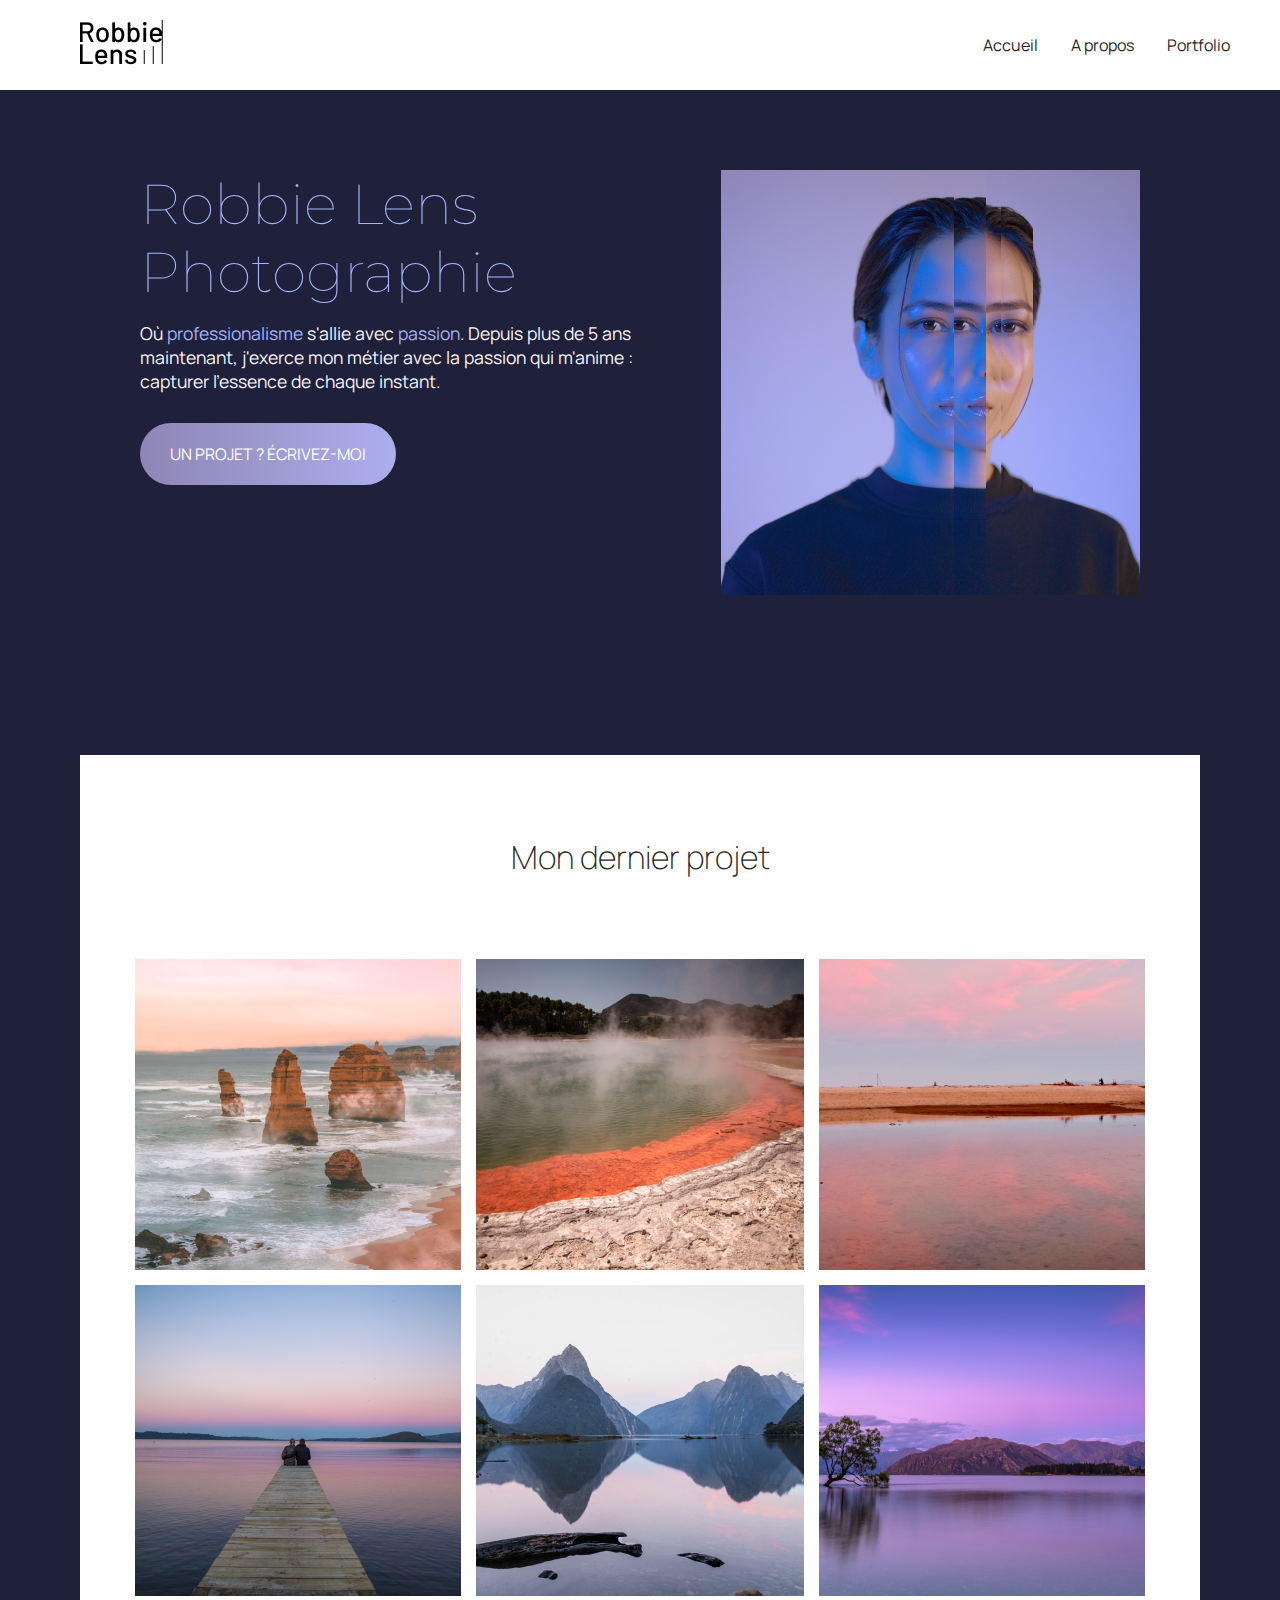
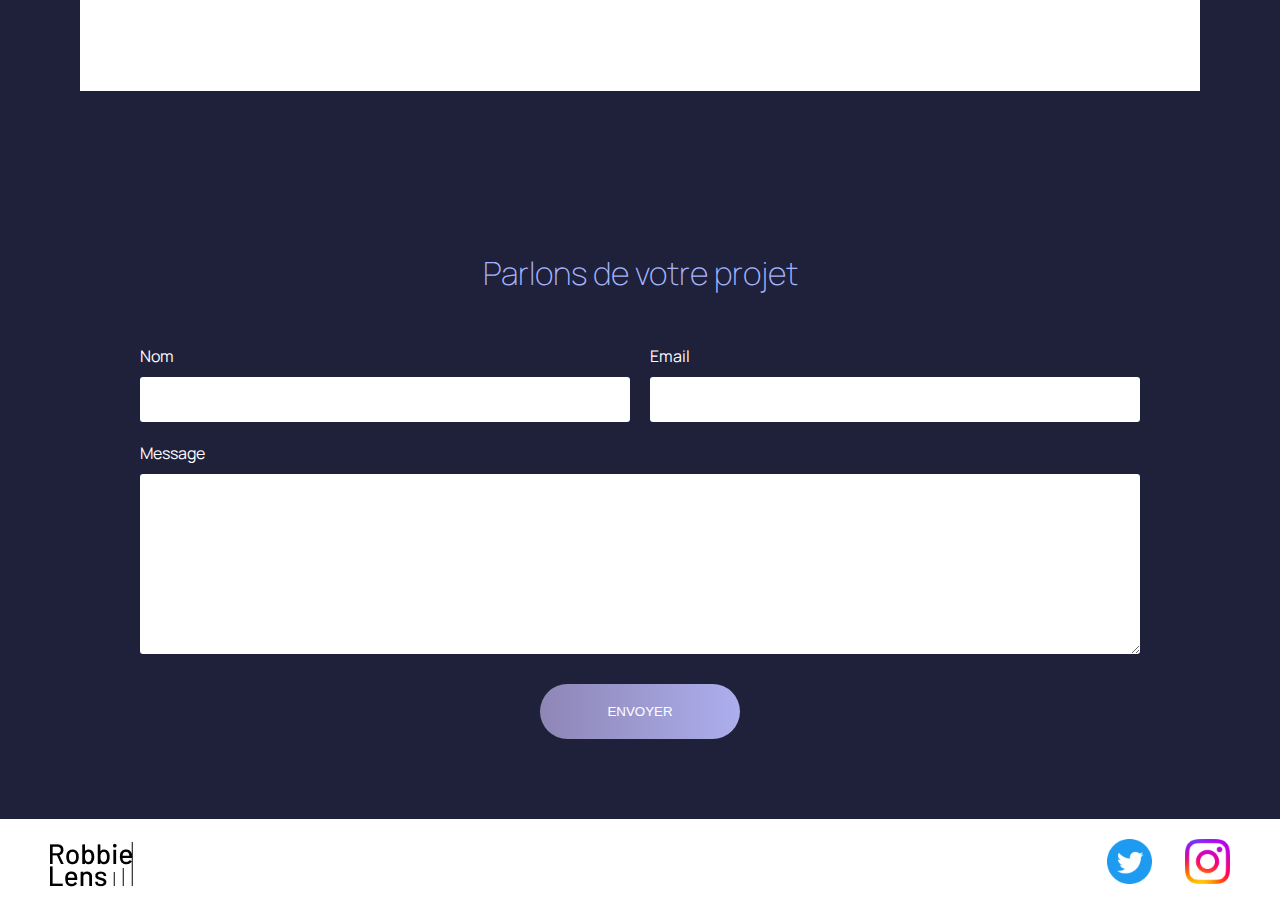
<file: index.html>
<!DOCTYPE html>
<html lang="fr">

<head>
    <meta charset="utf-8">
    <title>Accueil - Robbie Lens Photographie</title>
    <link href="./style/style.css" rel="stylesheet">
    <link href="./style/index.css" rel="stylesheet">
    <link rel="preconnect" href="https://fonts.googleapis.com">
    <link rel="preconnect" href="https://fonts.gstatic.com" crossorigin>
    <link
        href="https://fonts.googleapis.com/css2?family=Manrope:wght@200;300;400;500;600;700;800&family=Montserrat:ital,wght@0,100;0,200;0,300;0,400;0,500;0,600;0,700;0,800;0,900;1,100;1,200;1,300;1,400;1,500;1,600;1,700;1,800;1,900&display=swap"
        rel="stylesheet">
</head>

<body>
    <!-- Ceci est un commentaire  -->
    <header>
        <nav>
            <a href="index.html" class="link-icon">
                <img src="img/logo.png" alt="Robbie Lens logo" title="CLick here to jump back to my homepage">
            </a>
            <div>
                <a href="index.html">Accueil</a>
                <a href="a-propos.html">A propos</a>
                <a href="portfolio.html">Portfolio</a>
            </div>
        </nav>
    </header>
    <main>
        <section class="home-presentation">
            <div>
                <h1>Robbie Lens Photographie</h1>
                <p>
                    Où <em>professionalisme</em> s'allie avec <em>passion</em>. Depuis
                    plus de 5 ans maintenant, j'exerce mon métier avec la passion
                    qui m'anime : capturer l'essence de chaque instant.
                </p>
                <a class="cta" href="#contact-me">UN PROJET ? ÉCRIVEZ-MOI</a>
            </div>
            <img src="img/robbie-lens.png" alt="Robbie Lens picture" title="This is how I look like">
        </section>
        <section>
            <div class="home-photo-grid">
                <h2>Mon dernier projet</h2>
                <div>
                    <img src="./img/home/element-1.png" alt="Twelve apostles - Australia"
                        title="Twelve apostles - Australia">
                    <img src="./img/home/element-2.png" alt="Wai-O-Tapu - New Zeland" title="Wai-O-Tapu - New Zeland">
                    <img src="./img/home/element-3.png" alt="Abel Tasman National Parc - New Zeland"
                        title="Abel Tasman National Parc - New Zeland">
                </div>
                <div>
                    <img src="./img/home/element-4.png" alt="Rotorua Lake - New Zeland"
                        title="Rotorua Lake - New Zeland">
                    <img src="./img/home/element-5.png" alt="Milford Sound - New Zeland"
                        title="Milford Sound - New Zeland">
                    <img src="./img/home/element-6.png" alt="Wanaka Lake- New Zeland" title="Wanaka Lake- New Zeland">
                </div>
            </div>
        </section>
        <section id="contact-me" class="contact-section">
            <h2>Parlons de votre projet</h2>
            <form method="get" action="">
                <div class="form-contact-info">
                    <div class="form-column">
                        <label for="name-field">Nom</label>
                        <input type="text" name="nom" id="name-field">
                    </div>
                    <div class="form-column">
                        <label for="email-field">Email</label>
                        <input type="email" name="email" id="email-field">
                    </div>
                </div>
                <label for="message-field">Message</label>
                <textarea name="message" id="message-field" rows="10"></textarea>
                <input class="cta" type="submit" value="ENVOYER">
            </form>
        </section>
    </main>
    <footer>
        <img src="img/logo.png" alt="Robbie Lens logo">
        <div>
            <a target="_blank" href="https://twitter.com/" class="link-icon">
                <img src="img/twitter_circle_blue_logo.png" alt="Twitter logo" title="Jump to Twitter homepage">
            </a>
            <a target="_blank" href="https://www.instagram.com/" class="link-icon">
                <img src="img/instagram_gradient_glyph.png" alt="Instagram logo" title="Jump to Instagram homepage">
            </a>
        </div>
    </footer>
</body>

</html>
</file>
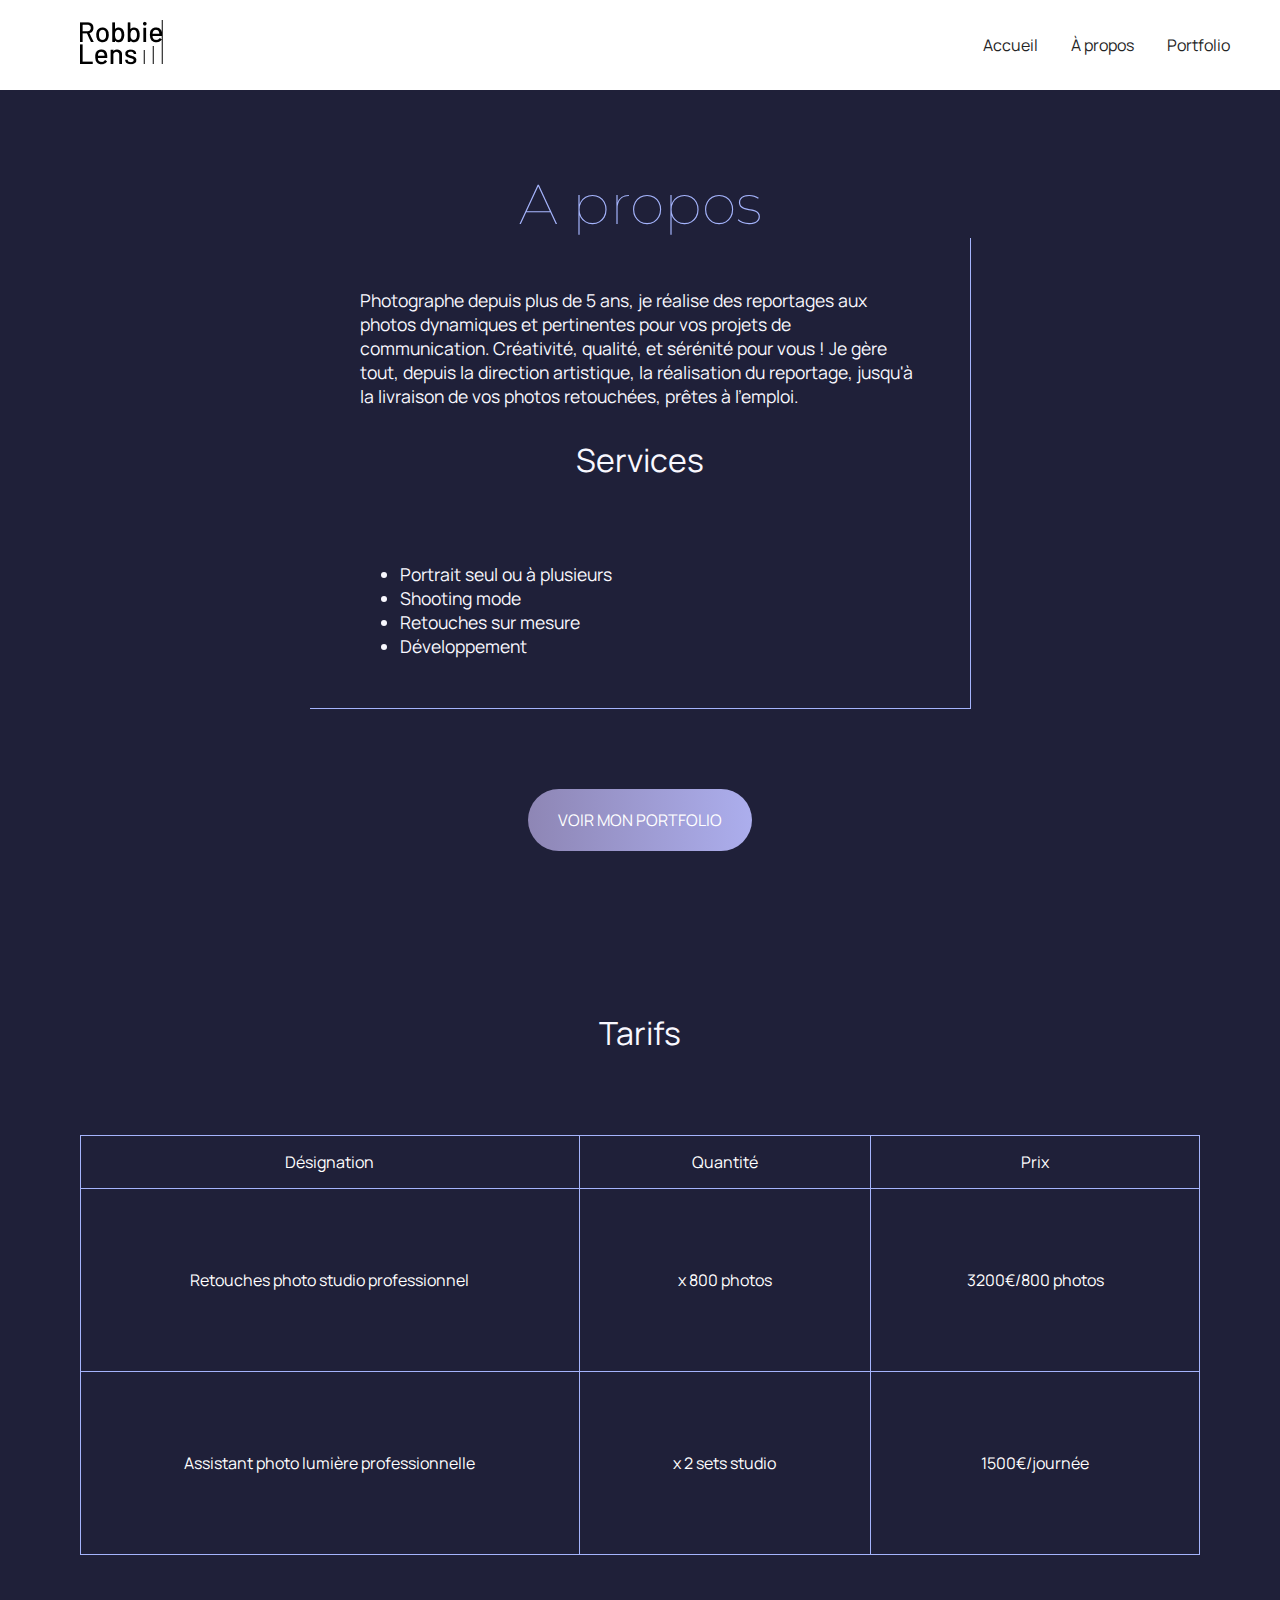
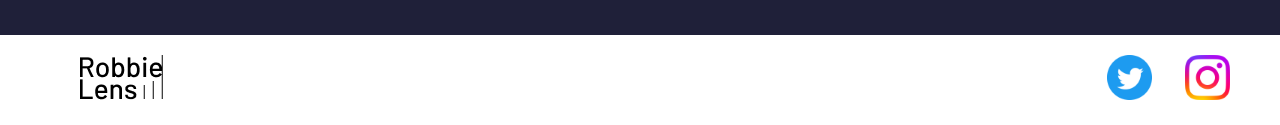
<file: a-propos.html>
<!DOCTYPE html>
<html lang="fr">

<head>
    <meta charset="utf-8">
    <title>À propos - Robbie Lens Photographie</title>
    <link href="./style/style.css" rel="stylesheet">
    <link href="./style/a-propos.css" rel="stylesheet">
    <link rel="preconnect" href="https://fonts.googleapis.com">
    <link rel="preconnect" href="https://fonts.gstatic.com" crossorigin>
    <link
        href="https://fonts.googleapis.com/css2?family=Manrope:wght@200;300;400;500;600;700;800&family=Montserrat:ital,wght@0,100;0,200;0,300;0,400;0,500;0,600;0,700;0,800;0,900;1,100;1,200;1,300;1,400;1,500;1,600;1,700;1,800;1,900&display=swap"
        rel="stylesheet">
</head>

<body>
    <!-- Contenu de la page -->
    <header>
        <nav>
            <a href="index.html" class="link-icon">
                <img src="img/logo.png" alt="Robbie Lens logo" title="CLick here to jump back to my homepage">
            </a>
            <div>
                <a href="index.html">Accueil</a>
                <a href="a-propos.html">À propos</a>
                <a href="portfolio.html">Portfolio</a>
            </div>
        </nav>
    </header>
    <main class="a-propos-main">
        <section>
            <h1>A propos</h1>
            <div class="about-block">
                <p>
                    Photographe depuis plus de 5 ans, je réalise des reportages aux photos dynamiques et pertinentes
                    pour vos projets de communication. Créativité, qualité, et sérénité pour vous ! Je gère tout, depuis
                    la direction artistique, la réalisation du reportage, jusqu'à la livraison de vos photos retouchées,
                    prêtes à l'emploi.
                </p>
                <h2>Services</h2>
                <ul>
                    <li>Portrait seul ou à plusieurs</li>
                    <li>Shooting mode</li>
                    <li>Retouches sur mesure</li>
                    <li>Développement</li>
                </ul>
            </div>
            <div>
                <a class="cta" href="./portfolio.html">VOIR MON PORTFOLIO</a>
            </div>
        </section>
        <section class="pricing-section">
            <h2>Tarifs</h2>
            <table>
                <thead>
                    <tr>
                        <th>Désignation</th>
                        <th>Quantité</th>
                        <th>Prix</th>
                    </tr>
                </thead>
                <tbody>
                    <tr>
                        <td>Retouches photo studio professionnel</td>
                        <td>x 800 photos</td>
                        <td>3200€/800 photos</td>
                    </tr>
                    <tr>
                        <td>Assistant photo lumière professionnelle</td>
                        <td>x 2 sets studio</td>
                        <td>1500€/journée</td>
                    </tr>
                </tbody>
            </table>
        </section>
    </main>
    <footer>
        <a href="index.html" class="link-icon">
            <img src="img/logo.png" alt="Robbie Lens logo" title="CLick here to jump back to my homepage">
        </a>
        <div>
            <a target="_blank" href="https://twitter.com/" class="link-icon">
                <img src="img/twitter_circle_blue_logo.png" alt="Twitter logo" title="Jump to Twitter homepage">
            </a>
            <a target="_blank" href="https://www.instagram.com/" class="link-icon">
                <img src="img/instagram_gradient_glyph.png" alt="Instagram logo" title="Jump to Instagram homepage">
            </a>
        </div>
    </footer>
</body>

</html>
</file>
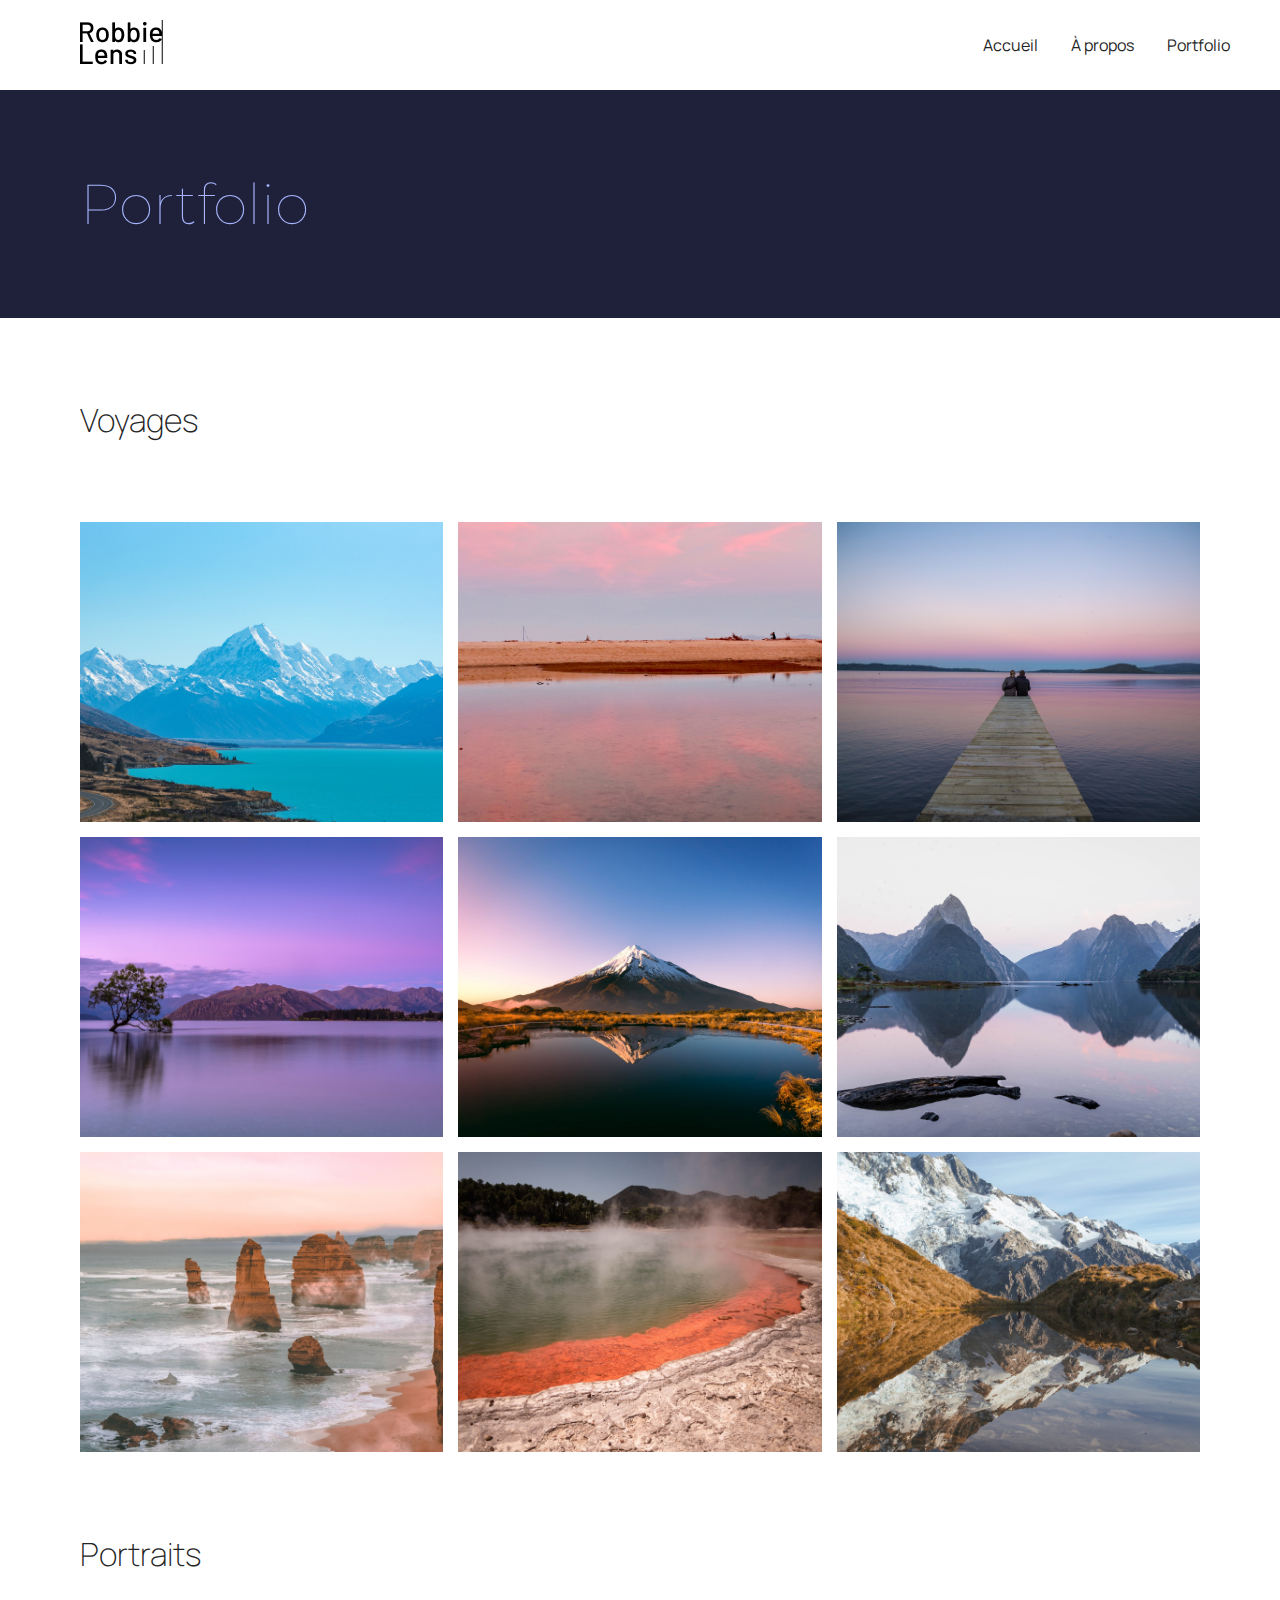
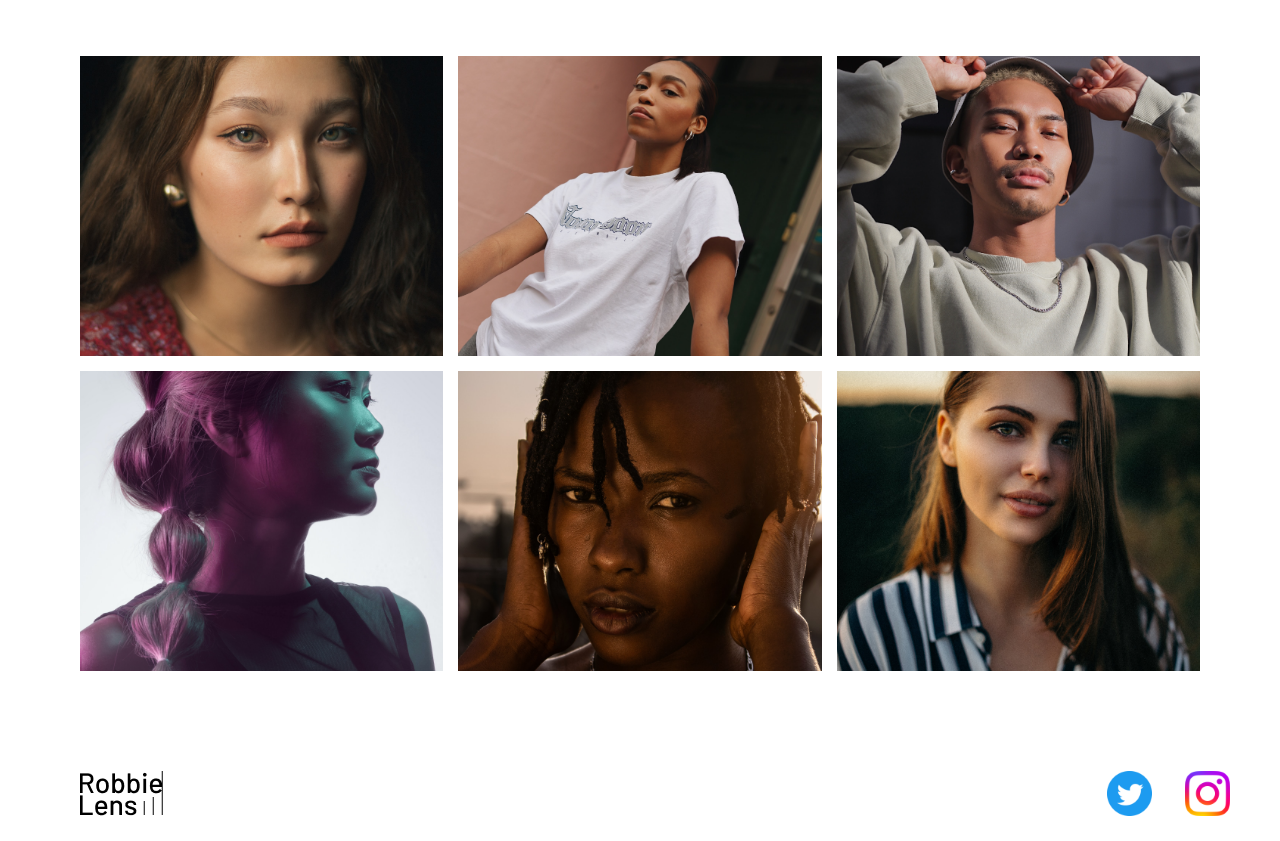
<file: portfolio.html>
<!DOCTYPE html>
<html lang="fr">

<head>
    <meta charset="utf-8">
    <title>Portfolio - Robbie Lens Photographie</title>
    <link href="./style/style.css" rel="stylesheet">
    <link href="./style/portfolio.css" rel="stylesheet">
    <link rel="preconnect" href="https://fonts.googleapis.com">
    <link rel="preconnect" href="https://fonts.gstatic.com" crossorigin>
    <link
        href="https://fonts.googleapis.com/css2?family=Manrope:wght@200;300;400;500;600;700;800&family=Montserrat:ital,wght@0,100;0,200;0,300;0,400;0,500;0,600;0,700;0,800;0,900;1,100;1,200;1,300;1,400;1,500;1,600;1,700;1,800;1,900&display=swap"
        rel="stylesheet">
</head>

<body>
    <header>
        <nav>
            <a href="index.html" class="link-icon">
                <img src="img/logo.png" alt="Robbie Lens logo" title="CLick here to jump back to my homepage">
            </a>
            <div>
                <a href="index.html">Accueil</a>
                <a href="a-propos.html">À propos</a>
                <a href="portfolio.html">Portfolio</a>
            </div>
        </nav>
    </header>
    <main>
        <section>
            <h1>Portfolio</h1>
        </section>
        <section class="portfolio-section-photos">
            <h2>Voyages</h2>
            <!-- Créez ici votre grid Voyages -->
            <div class="landscapes-grid">
                <a href="./img/portfolio/paysage1.jpg" class="photo-container-link">
                    <img src="./img/portfolio/paysage1.jpg" alt="Mont Aoraki - New Zeland"
                        title="Mont Aoraki - New Zeland">
                    <div class="photo-hover">Voir la photo</div>
                </a>
                <a href="./img/portfolio/paysage2.jpg" class="photo-container-link">
                    <img src="./img/portfolio/paysage2.jpg" alt="Abel Tasman National Parc - New Zeland"
                        title="Abel Tasman National Parc - New Zeland">
                    <div class="photo-hover">Voir la photo</div>
                </a>
                <a href="./img/portfolio/paysage3.jpg" class="photo-container-link">
                    <img src="./img/portfolio/paysage3.jpg" alt="Rotura Lake - New Zeland"
                        title="Rotura Lake - New Zeland">
                    <div class="photo-hover">Voir la photo</div>
                </a>
                <a href="./img/portfolio/paysage4.jpg" class="photo-container-link">
                    <img src="./img/portfolio/paysage4.jpg" alt="Wanaka Lake- New Zeland"
                        title="Wanaka Lake- New Zeland">
                    <div class="photo-hover">Voir la photo</div>
                </a>
                <a href="./img/portfolio/paysage5.jpg" class="photo-container-link">
                    <img src="./img/portfolio/paysage5.jpg" alt="Mount Taranaki - New Zeland"
                        title="Mount Taranaki - New Zeland">
                    <div class="photo-hover">Voir la photo</div>
                </a>
                <a href="./img/portfolio/paysage6.jpg" class="photo-container-link">
                    <img src="./img/portfolio/paysage6.jpg" alt="Milford Sound - New Zeland"
                        title="Milford Sound - New Zeland">
                    <div class="photo-hover">Voir la photo</div>
                </a>
                <a href="./img/portfolio/paysage7.jpg" class="photo-container-link">
                    <img src="./img/portfolio/paysage7.jpg" alt="Twelve apostles - Australia"
                        title="Twelve apostles - Australia">
                    <div class="photo-hover">Voir la photo</div>
                </a>
                <a href="./img/portfolio/paysage8.jpg" class="photo-container-link">
                    <img src="./img/portfolio/paysage8.jpg" alt="Wai-O-Tapu - New Zeland"
                        title="Wai-O-Tapu - New Zeland">
                    <div class="photo-hover">Voir la photo</div>
                </a>
                <a href="./img/portfolio/paysage9.jpg" class="photo-container-link">
                    <img src="./img/portfolio/paysage9.jpg" alt="Mount Cook - New Zeland"
                        title="Mount Cook - New Zeland">
                    <div class="photo-hover">Voir la photo</div>
                </a>
            </div>
            <h2>Portraits</h2>
            <!-- Créez ici votre grid Portraits -->
            <div class="portraits-grid">
                <a href="./img/portfolio/portrait1.jpg" class="photo-container-link">
                    <img src="./img/portfolio/portrait1.jpg" alt="Portrait jeune femme 1"
                        title="Portrait jeune femme 1">
                    <div class="photo-hover">Voir la photo</div>
                </a>
                <a href="./img/portfolio/portrait2.jpg" class="photo-container-link">
                    <img src="./img/portfolio/portrait2.jpg" alt="Portrait jeune femme 2"
                        title="Portrait jeune femme 2">
                    <div class="photo-hover">Voir la photo</div>
                </a>
                <a href="./img/portfolio/portrait3.jpg" class="photo-container-link">
                    <img src="./img/portfolio/portrait3.jpg" alt="Portrait jeune homme 3"
                        title="Portrait jeune homme 3">
                    <div class="photo-hover">Voir la photo</div>
                </a>
                <a href="./img/portfolio/portrait4.jpg" class="photo-container-link">
                    <img src="./img/portfolio/portrait4.jpg" alt="Portrait jeune femme 4"
                        title="Portrait jeune femme 4">
                    <div class="photo-hover">Voir la photo</div>
                </a>
                <a href="./img/portfolio/portrait5.jpg" class="photo-container-link">
                    <img src="./img/portfolio/portrait5.jpg" alt="Portrait jeune femme 5"
                        title="Portrait jeune femme 5">
                    <div class="photo-hover">Voir la photo</div>
                </a>
                <a href="./img/portfolio/portrait6.jpg" class="photo-container-link">
                    <img src="./img/portfolio/portrait6.jpg" alt="Portrait jeune femme 6"
                        title="Portrait jeune femme 6">
                    <div class="photo-hover">Voir la photo</div>
                </a>
            </div>
        </section>
    </main>
    <footer>
        <a href="index.html" class="link-icon">
            <img src="img/logo.png" alt="Logo Robbie Lens">
        </a>
        <div>
            <a target="_blank" href="https://twitter.com/" class="link-icon">
                <img src="img/twitter_circle_blue_logo.png" alt="Twitter logo">
            </a>
            <a target="_blank" href="https://www.instagram.com/" class="link-icon">
                <img src="img/instagram_gradient_glyph.png" alt="Instagram logo">
            </a>
        </div>
    </footer>
</body>

</html>
</file>
<file: style/style.css>
* {
    margin: 0;
}

body {
    /* Ici on utilise le sélecteur body pour appliquer une police et une taille par défaut pour les éléments */
    font-family: 'Manrope', sans-serif;
    font-size: 1em;
    background-color: #1F2039;
}

header,
footer {
    background-color: white;
    padding: 20px 50px;
}

.cta {
    display: inline-block;
    background: linear-gradient(to right, #8E86B5, #ACAEED);
    color: white;
    border-radius: 50px;
    padding: 20px 30px;
}

.cta:hover {
    background: linear-gradient(to right, #696484, #8788BA);
    text-decoration: none;
}

h1 {
    font-size: 3.5em;
    font-weight: lighter;
    color: #A5B4FC;
    font-family: 'Montserrat', sans-serif;
}

p,
li {
    font-size: 1.1em;
    color: #F9F8FF;
}

h2 {
    color: #F9F8FF;
    font-size: 2em;
    font-weight: lighter;
}

a {
    color: #242424;
    text-decoration: none;
}

a:hover {
    text-decoration: underline;
}

em {
    color: #A5B4FC;
    font-style: normal;
}

.link-icon {
    margin-left: 30px;
}

.link-icon img {
    max-height: 45px;
}

.link-icon:hover {
    opacity: 0.5;
}

section {
    padding: 80px;
}

nav {
    width: 100%;
}

footer,
nav {
    display: flex;
    flex-direction: row;
    align-items: center;
    justify-content: space-between;
}

nav a {
    margin-left: 30px;
}

@media screen and (max-width: 996px) {
    h1 {
        font-size: 2em;
    }

    header nav {
        flex-direction: column;
        justify-content: center;
        align-items: center;
    }

    header nav img {
        margin-bottom: 20px;
    }

    section {
        padding: 50px 20px;
    }

    header,
    footer {
        padding: 20px 20px;
    }

    nav a {
        margin: 0 10px;
    }
}
</file>
<file: style/index.css>
.home-photo-grid {
    background-color: white;
    padding: 80px;
}

.home-photo-grid h2 {
    color: #242424;
    text-align: center;
    margin-bottom: 80px;
}

.home-photo-grid div {
    display: flex;
    flex-direction: row;
    gap: 15px;
    justify-content: center;
    margin-bottom: 15px;
}

.home-presentation {
    display: flex;
    flex-direction: row;
    max-width: 1000px;
    align-items: flex-start;
    margin: auto;
}

.home-presentation h1 {
    margin-bottom: 15px;
}

.home-presentation p {
    margin-bottom: 30px;
}

.home-presentation div {
    padding-right: 80px;
}

.contact-section h2 {
    color: #a5b4fc;
    text-align: center;
    margin-bottom: 50px;
}

form {
    display: flex;
    flex-direction: column;
    max-width: 1000px;
    color: white;
    margin: auto;
}

.form-column {
    display: flex;
    flex-direction: column;
    margin-bottom: 20px;
    flex: 1;
    /* equivalent to flex: 1 0 100% with values flex-grow flex-shrink flex-basis
    flex-grow (occupy space as possible), flex-shrink (shrink if space is smaller), flex-basis (default size) */
}

.form-contact-info {
    display: flex;
    flex-direction: row;
    gap: 20px;
}

label {
    margin-bottom: 10px;
}

input,
textarea {
    padding: 15px;
    border-radius: 3px;
    border: none;
}

input[type="submit"] {
    width: 200px;
    margin: auto;
    margin-top: 30px;
}

@media screen and (max-width: 996px) {
    .form-contact-info {
        flex-direction: column;
    }

    .home-presentation {
        flex-direction: column;
        justify-content: center;
        align-items: center;
    }

    .home-presentation div {
        padding-right: 0;
        text-align: center;
        order: 2;
    }

    .home-presentation img {
        order: 1;
        margin-bottom: 20px;
        width: 100%;
    }

    .home-photo-grid {
        padding: 20px;
    }

    .home-photo-grid div {
        flex-direction: column;
    }

    .contact-section {
        padding: 50px 20px;
    }

    .form-contact-info {
        flex-direction: column;
        gap: 0;
    }
}
</file>
<file: style/a-propos.css>
.about-block {
    border-right: 1px solid #A5B4FC;
    border-bottom: 1px solid #A5B4FC;
    padding: 50px;
    margin: auto;
    margin-bottom: 80px;
    width: 50%;
}

.about-block h2 {
    margin-top: 30px;
}

.about-block ul {
    margin-top: 30px;
}

.about-block+div {
    text-align: center;
}

.a-propos-main {
    margin: auto;
}

table {
    border-collapse: collapse;
    width: 100%;
    color: white;
}

td,
th {
    border: 1px solid #A5B4FC;
    padding: 15px;
    text-align: center;
    font-weight: normal;
}

td {
    padding: 80px;
}

h2 {
    margin-bottom: 80px;
    font-weight: normal;
}

h1,
h2 {
    text-align: center;
}

@media screen and (max-width: 996px) {
    .pricing-section {
        display: none;
    }
}
</file>
<file: style/portfolio.css>
.portfolio-section-photos {
    background-color: white;
}

.portfolio-section-photos h2 {
    color: #242424;
    margin-bottom: 80px;
}

.landscapes-grid {
    display: grid;
    grid-template-columns: repeat(3, 1fr);
    grid-template-rows: repeat(3, 300px);
    gap: 15px;
    margin-bottom: 80px;
}

.portraits-grid {
    display: grid;
    grid-template-columns: repeat(3, 1fr);
    grid-template-rows: repeat(2, 300px);
    gap: 15px;
}

.landscapes-grid img,
.portraits-grid img {
    width: 100%;
    height: 100%;
    /* Même si vous ne connaissez pas cette propriété, vous en aurez besoin pour permettre aux images de respecter les dimensions de la grid CSS */
    object-fit: cover;
}


.photo-container-link {
    position: relative;
}

.photo-hover {
    position: absolute;
    top: 0;
    left: 0;
    bottom: 0;
    right: 0;
    background-color: rgba(0, 0, 0, 0.7);
    align-items: center;
    justify-content: center;
    font-size: 1.5em;
    color: white;
    display: none;
}

.photo-container-link:hover .photo-hover {
    display: flex;
}

@media screen and (max-width: 996px) {
    .landscapes-grid {
        grid-template-columns: 1fr;
        gap: 15px;
    }

    .portraits-grid {
        grid-template-columns: 1fr;
        gap: 15px;
    }
}
</file>
